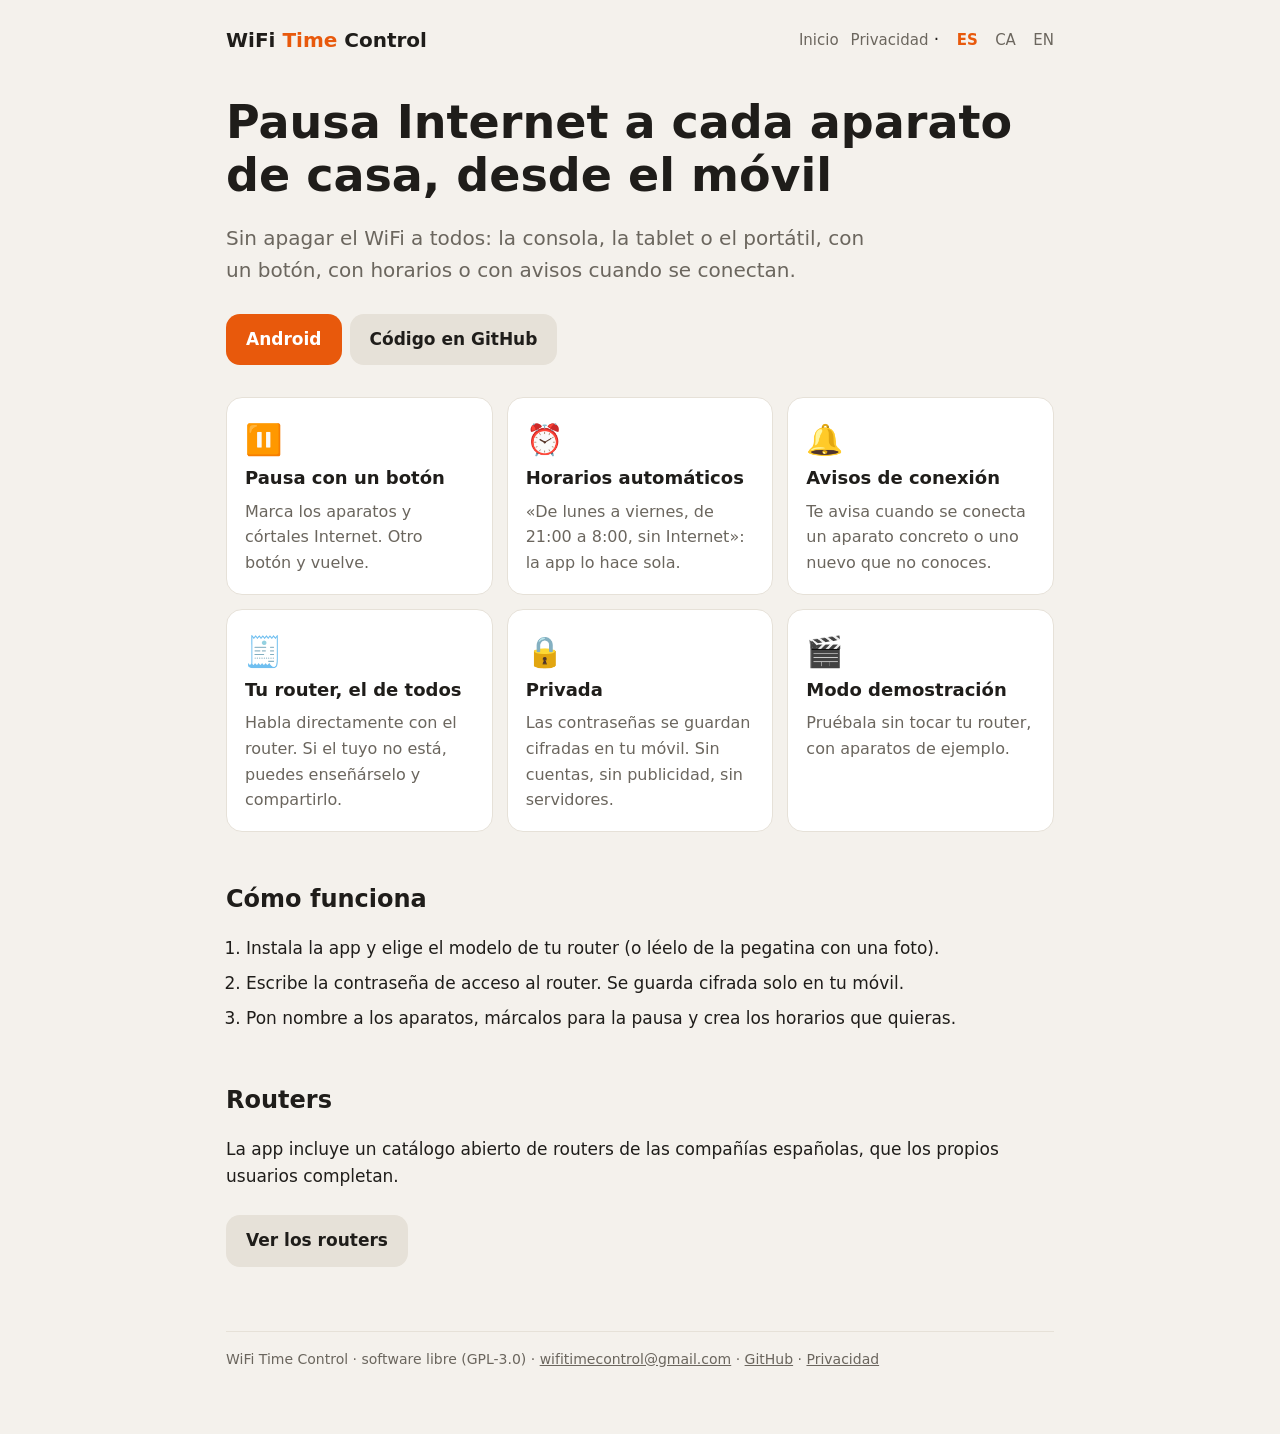
<file: docs/index.html>
<!doctype html>
<html lang="es"><head><meta charset="utf-8"><meta name="viewport" content="width=device-width, initial-scale=1">
<title>WiFi Time Control: pausa Internet a cada aparato</title><meta name="description" content="App Android para pausar y reanudar Internet a aparatos concretos de casa, con horarios y avisos, hablando directamente con tu router.">
<link rel="stylesheet" href="estilo.css"></head><body><main>
<header><a class="logo" href="index.html">WiFi <span>Time</span> Control</a>
<nav><a href="index.html">Inicio</a><a href="privacidad.html">Privacidad</a> · <a href="index.html" aria-current="true">ES</a> <a href="ca/index.html">CA</a> <a href="en/index.html">EN</a></nav></header>
<h1>Pausa Internet a cada aparato de casa, desde el móvil</h1><p class="lead">Sin apagar el WiFi a todos: la consola, la tablet o el portátil, con un botón, con horarios o con avisos cuando se conectan.</p>
<a class="btn" href="https://github.com/Makirfer/wificontrol/releases">Android</a><a class="btn alt" href="https://github.com/Makirfer/wificontrol">Código en GitHub</a>
<div class="grid" style="margin-top:32px"><div class="card"><div class="ico">⏸️</div><h3>Pausa con un botón</h3><p>Marca los aparatos y córtales Internet. Otro botón y vuelve.</p></div><div class="card"><div class="ico">⏰</div><h3>Horarios automáticos</h3><p>«De lunes a viernes, de 21:00 a 8:00, sin Internet»: la app lo hace sola.</p></div><div class="card"><div class="ico">🔔</div><h3>Avisos de conexión</h3><p>Te avisa cuando se conecta un aparato concreto o uno nuevo que no conoces.</p></div><div class="card"><div class="ico">🧾</div><h3>Tu router, el de todos</h3><p>Habla directamente con el router. Si el tuyo no está, puedes enseñárselo y compartirlo.</p></div><div class="card"><div class="ico">🔒</div><h3>Privada</h3><p>Las contraseñas se guardan cifradas en tu móvil. Sin cuentas, sin publicidad, sin servidores.</p></div><div class="card"><div class="ico">🎬</div><h3>Modo demostración</h3><p>Pruébala sin tocar tu router, con aparatos de ejemplo.</p></div></div>

<h2>Cómo funciona</h2><ol class="steps"><li>Instala la app y elige el modelo de tu router (o léelo de la pegatina con una foto).</li><li>Escribe la contraseña de acceso al router. Se guarda cifrada solo en tu móvil.</li><li>Pon nombre a los aparatos, márcalos para la pausa y crea los horarios que quieras.</li></ol>
<h2>Routers</h2><p>La app incluye un catálogo abierto de routers de las compañías españolas, que los propios usuarios completan.</p><a class="btn alt" href="https://github.com/Makirfer/wificontrol/blob/main/catalogo/ROUTERS.md">Ver los routers</a>
<footer>WiFi Time Control · software libre (GPL-3.0) · <a href="mailto:wifitimecontrol@gmail.com">wifitimecontrol@gmail.com</a> · <a href="https://github.com/Makirfer/wificontrol">GitHub</a> · <a href="privacidad.html">Privacidad</a></footer>
</main></body></html>
</file>
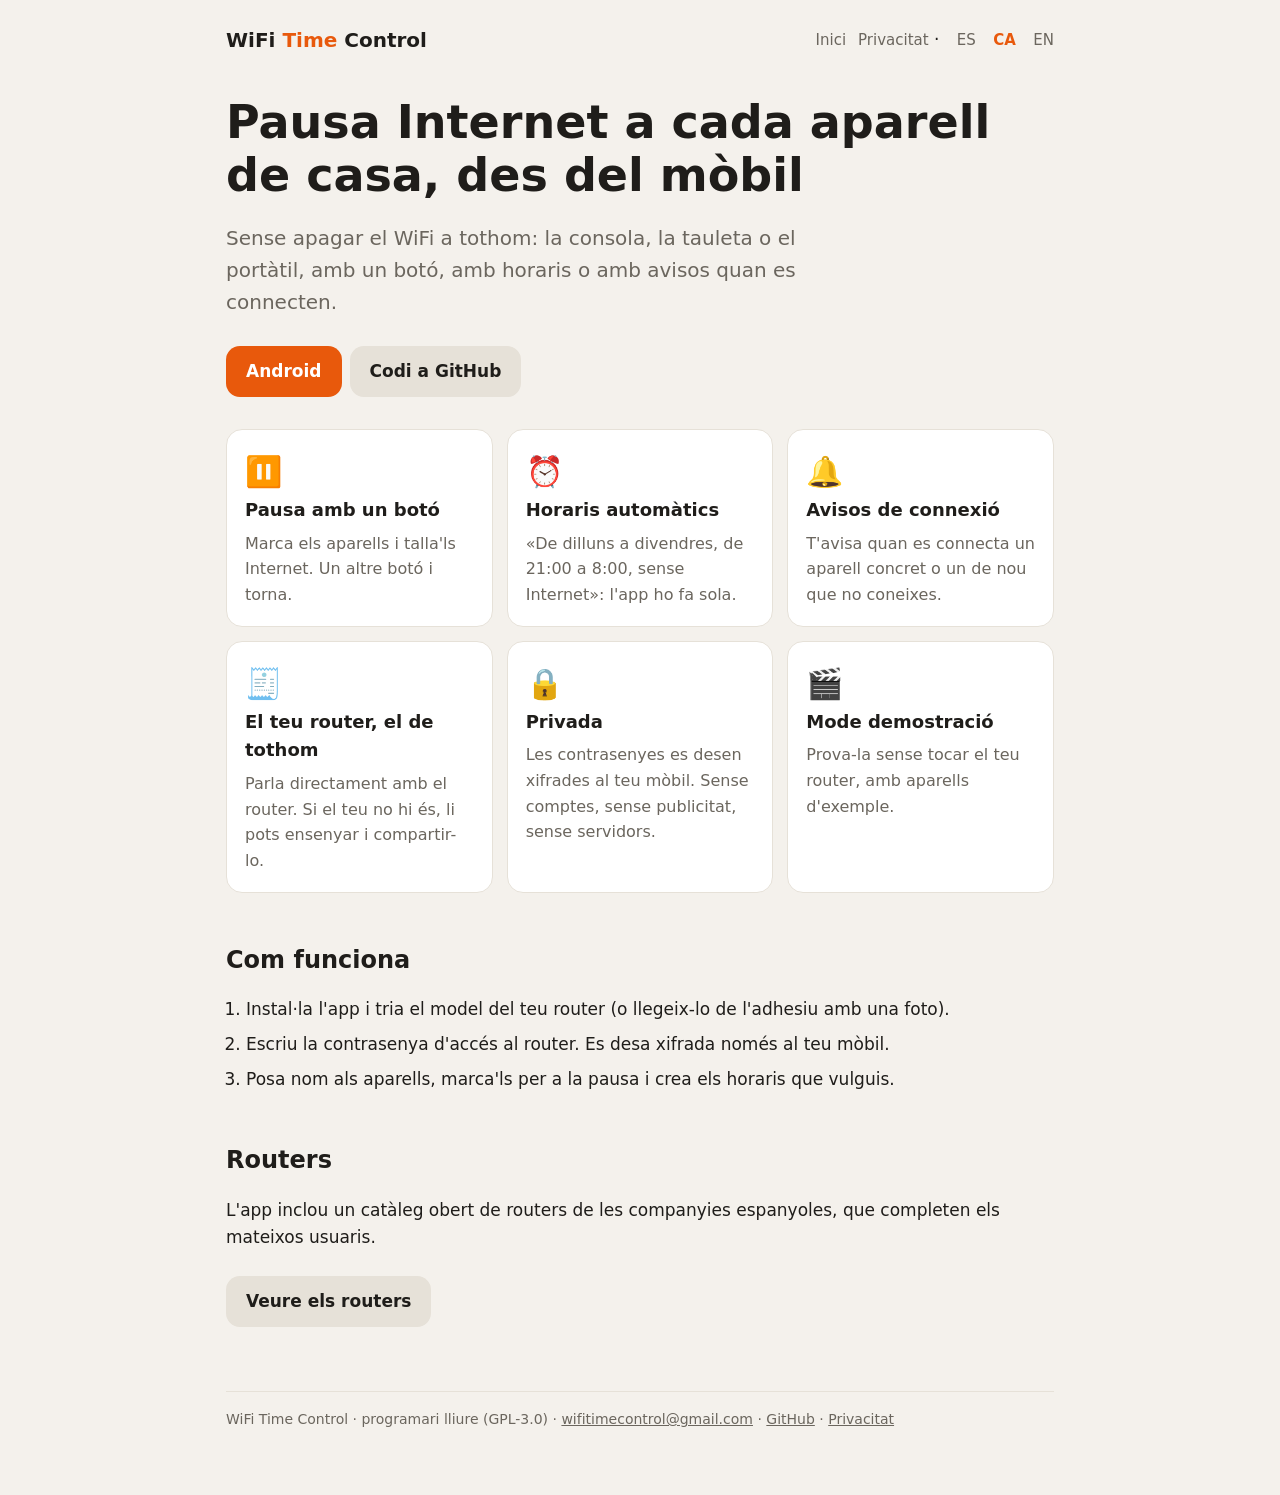
<file: docs/ca/index.html>
<!doctype html>
<html lang="ca"><head><meta charset="utf-8"><meta name="viewport" content="width=device-width, initial-scale=1">
<title>WiFi Time Control: pausa Internet a cada aparell</title><meta name="description" content="App Android per pausar i reprendre Internet a aparells concrets de casa, amb horaris i avisos, parlant directament amb el teu router.">
<link rel="stylesheet" href="../estilo.css"></head><body><main>
<header><a class="logo" href="index.html">WiFi <span>Time</span> Control</a>
<nav><a href="index.html">Inici</a><a href="privacitat.html">Privacitat</a> · <a href="../index.html">ES</a> <a href="../ca/index.html" aria-current="true">CA</a> <a href="../en/index.html">EN</a></nav></header>
<h1>Pausa Internet a cada aparell de casa, des del mòbil</h1><p class="lead">Sense apagar el WiFi a tothom: la consola, la tauleta o el portàtil, amb un botó, amb horaris o amb avisos quan es connecten.</p>
<a class="btn" href="https://github.com/Makirfer/wificontrol/releases">Android</a><a class="btn alt" href="https://github.com/Makirfer/wificontrol">Codi a GitHub</a>
<div class="grid" style="margin-top:32px"><div class="card"><div class="ico">⏸️</div><h3>Pausa amb un botó</h3><p>Marca els aparells i talla&#x27;ls Internet. Un altre botó i torna.</p></div><div class="card"><div class="ico">⏰</div><h3>Horaris automàtics</h3><p>«De dilluns a divendres, de 21:00 a 8:00, sense Internet»: l&#x27;app ho fa sola.</p></div><div class="card"><div class="ico">🔔</div><h3>Avisos de connexió</h3><p>T&#x27;avisa quan es connecta un aparell concret o un de nou que no coneixes.</p></div><div class="card"><div class="ico">🧾</div><h3>El teu router, el de tothom</h3><p>Parla directament amb el router. Si el teu no hi és, li pots ensenyar i compartir-lo.</p></div><div class="card"><div class="ico">🔒</div><h3>Privada</h3><p>Les contrasenyes es desen xifrades al teu mòbil. Sense comptes, sense publicitat, sense servidors.</p></div><div class="card"><div class="ico">🎬</div><h3>Mode demostració</h3><p>Prova-la sense tocar el teu router, amb aparells d&#x27;exemple.</p></div></div>

<h2>Com funciona</h2><ol class="steps"><li>Instal·la l&#x27;app i tria el model del teu router (o llegeix-lo de l&#x27;adhesiu amb una foto).</li><li>Escriu la contrasenya d&#x27;accés al router. Es desa xifrada només al teu mòbil.</li><li>Posa nom als aparells, marca&#x27;ls per a la pausa i crea els horaris que vulguis.</li></ol>
<h2>Routers</h2><p>L&#x27;app inclou un catàleg obert de routers de les companyies espanyoles, que completen els mateixos usuaris.</p><a class="btn alt" href="https://github.com/Makirfer/wificontrol/blob/main/catalogo/ROUTERS.md">Veure els routers</a>
<footer>WiFi Time Control · programari lliure (GPL-3.0) · <a href="mailto:wifitimecontrol@gmail.com">wifitimecontrol@gmail.com</a> · <a href="https://github.com/Makirfer/wificontrol">GitHub</a> · <a href="privacitat.html">Privacitat</a></footer>
</main></body></html>
</file>
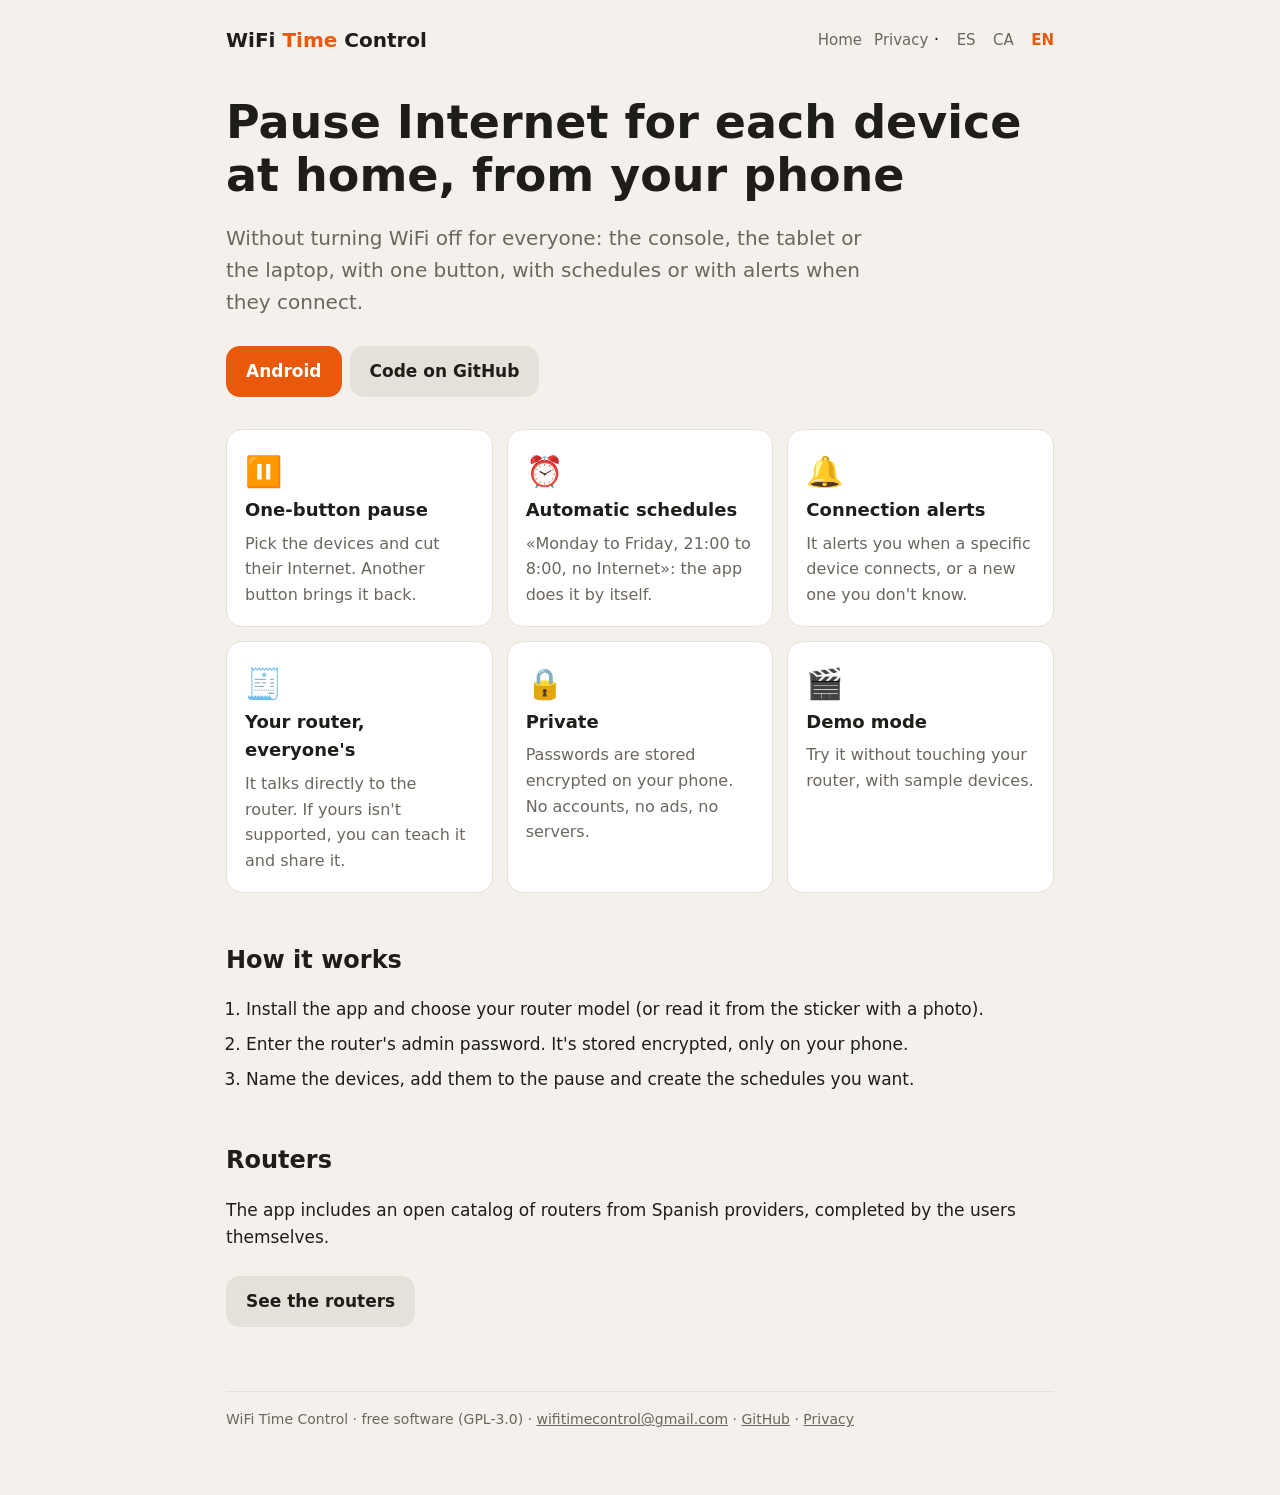
<file: docs/en/index.html>
<!doctype html>
<html lang="en"><head><meta charset="utf-8"><meta name="viewport" content="width=device-width, initial-scale=1">
<title>WiFi Time Control: pause Internet per device</title><meta name="description" content="Android app to pause and resume Internet for specific home devices, with schedules and alerts, talking directly to your router.">
<link rel="stylesheet" href="../estilo.css"></head><body><main>
<header><a class="logo" href="index.html">WiFi <span>Time</span> Control</a>
<nav><a href="index.html">Home</a><a href="privacy.html">Privacy</a> · <a href="../index.html">ES</a> <a href="../ca/index.html">CA</a> <a href="../en/index.html" aria-current="true">EN</a></nav></header>
<h1>Pause Internet for each device at home, from your phone</h1><p class="lead">Without turning WiFi off for everyone: the console, the tablet or the laptop, with one button, with schedules or with alerts when they connect.</p>
<a class="btn" href="https://github.com/Makirfer/wificontrol/releases">Android</a><a class="btn alt" href="https://github.com/Makirfer/wificontrol">Code on GitHub</a>
<div class="grid" style="margin-top:32px"><div class="card"><div class="ico">⏸️</div><h3>One-button pause</h3><p>Pick the devices and cut their Internet. Another button brings it back.</p></div><div class="card"><div class="ico">⏰</div><h3>Automatic schedules</h3><p>«Monday to Friday, 21:00 to 8:00, no Internet»: the app does it by itself.</p></div><div class="card"><div class="ico">🔔</div><h3>Connection alerts</h3><p>It alerts you when a specific device connects, or a new one you don&#x27;t know.</p></div><div class="card"><div class="ico">🧾</div><h3>Your router, everyone&#x27;s</h3><p>It talks directly to the router. If yours isn&#x27;t supported, you can teach it and share it.</p></div><div class="card"><div class="ico">🔒</div><h3>Private</h3><p>Passwords are stored encrypted on your phone. No accounts, no ads, no servers.</p></div><div class="card"><div class="ico">🎬</div><h3>Demo mode</h3><p>Try it without touching your router, with sample devices.</p></div></div>

<h2>How it works</h2><ol class="steps"><li>Install the app and choose your router model (or read it from the sticker with a photo).</li><li>Enter the router&#x27;s admin password. It&#x27;s stored encrypted, only on your phone.</li><li>Name the devices, add them to the pause and create the schedules you want.</li></ol>
<h2>Routers</h2><p>The app includes an open catalog of routers from Spanish providers, completed by the users themselves.</p><a class="btn alt" href="https://github.com/Makirfer/wificontrol/blob/main/catalogo/ROUTERS.md">See the routers</a>
<footer>WiFi Time Control · free software (GPL-3.0) · <a href="mailto:wifitimecontrol@gmail.com">wifitimecontrol@gmail.com</a> · <a href="https://github.com/Makirfer/wificontrol">GitHub</a> · <a href="privacy.html">Privacy</a></footer>
</main></body></html>
</file>
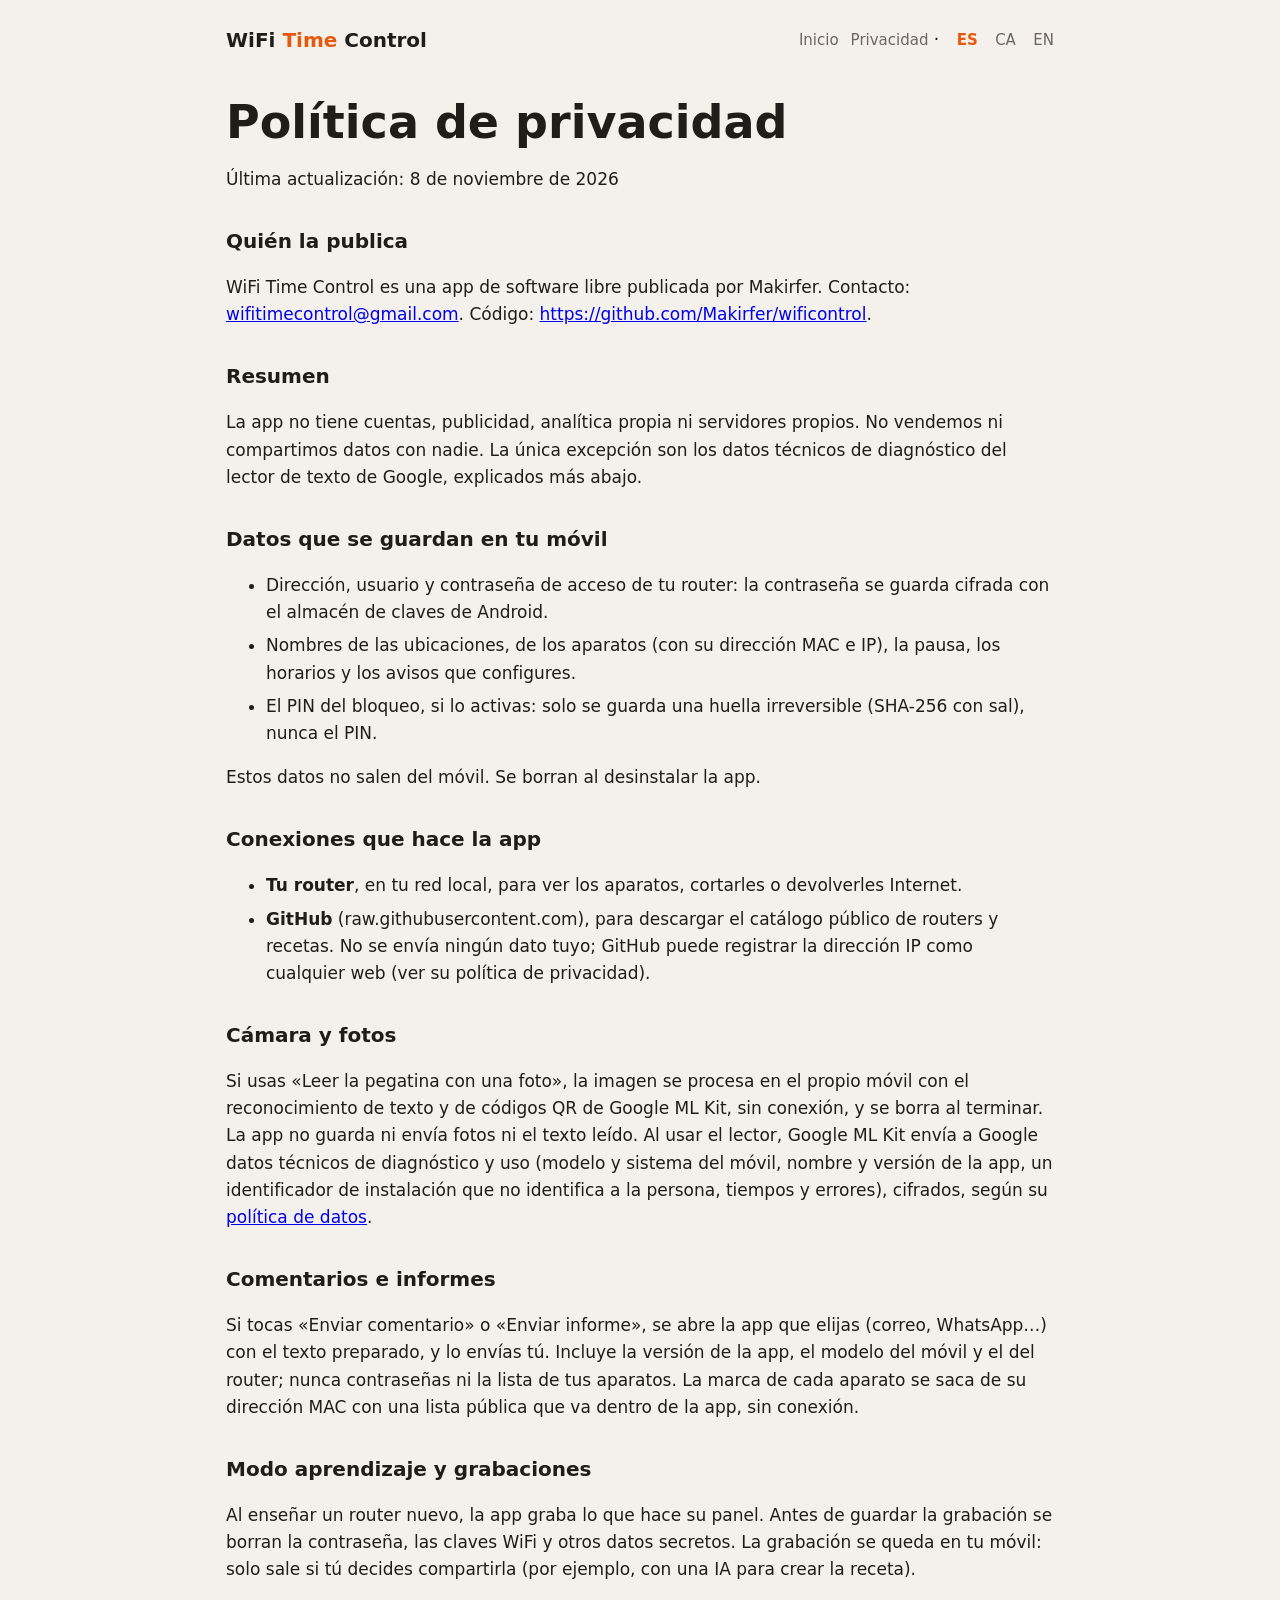
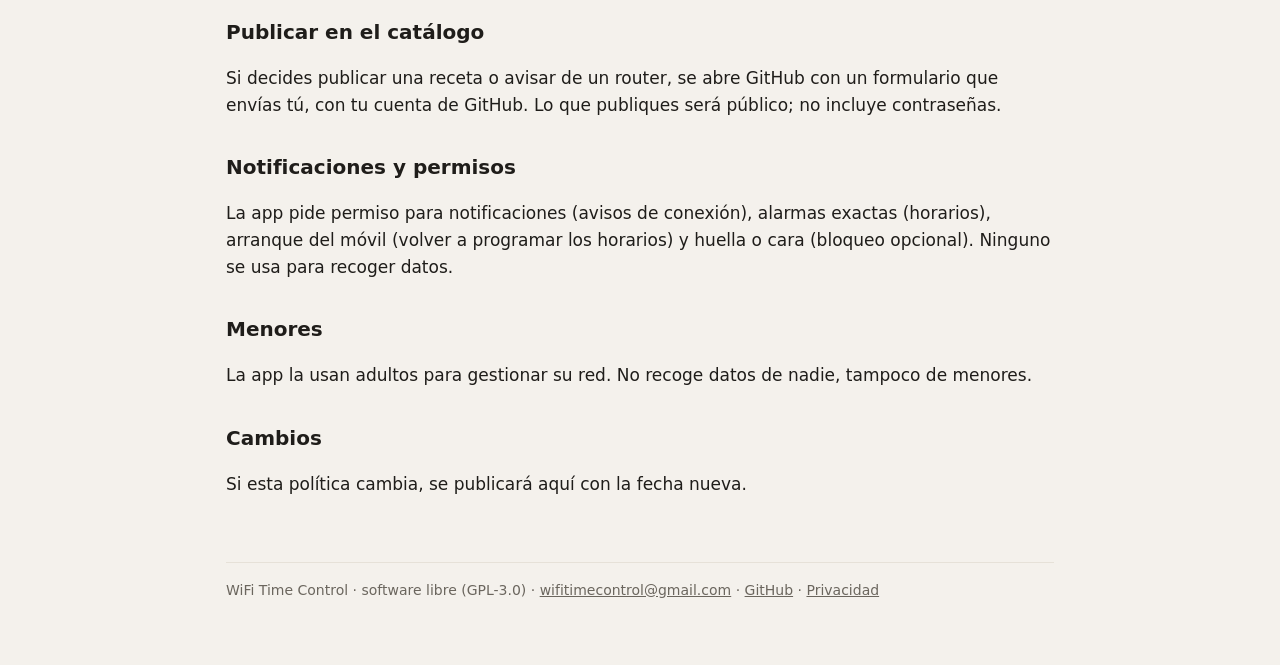
<file: docs/privacidad.html>
<!doctype html>
<html lang="es"><head><meta charset="utf-8"><meta name="viewport" content="width=device-width, initial-scale=1">
<title>Política de privacidad · WiFi Time Control</title><meta name="description" content="Política de privacidad">
<link rel="stylesheet" href="estilo.css"></head><body><main>
<header><a class="logo" href="index.html">WiFi <span>Time</span> Control</a>
<nav><a href="index.html">Inicio</a><a href="privacidad.html">Privacidad</a> · <a href="privacidad.html" aria-current="true">ES</a> <a href="ca/privacitat.html">CA</a> <a href="en/privacy.html">EN</a></nav></header>
<div class="legal"><h1>Política de privacidad</h1><p>Última actualización: 8 de noviembre de 2026</p><h2>Quién la publica</h2><p>WiFi Time Control es una app de software libre publicada por Makirfer. Contacto: <a href='mailto:wifitimecontrol@gmail.com'>wifitimecontrol@gmail.com</a>. Código: <a href='https://github.com/Makirfer/wificontrol'>https://github.com/Makirfer/wificontrol</a>.</p><h2>Resumen</h2><p>La app no tiene cuentas, publicidad, analítica propia ni servidores propios. No vendemos ni compartimos datos con nadie. La única excepción son los datos técnicos de diagnóstico del lector de texto de Google, explicados más abajo.</p><h2>Datos que se guardan en tu móvil</h2><ul><li>Dirección, usuario y contraseña de acceso de tu router: la contraseña se guarda cifrada con el almacén de claves de Android.</li><li>Nombres de las ubicaciones, de los aparatos (con su dirección MAC e IP), la pausa, los horarios y los avisos que configures.</li><li>El PIN del bloqueo, si lo activas: solo se guarda una huella irreversible (SHA-256 con sal), nunca el PIN.</li></ul>Estos datos no salen del móvil. Se borran al desinstalar la app.<h2>Conexiones que hace la app</h2><ul><li><b>Tu router</b>, en tu red local, para ver los aparatos, cortarles o devolverles Internet.</li><li><b>GitHub</b> (raw.githubusercontent.com), para descargar el catálogo público de routers y recetas. No se envía ningún dato tuyo; GitHub puede registrar la dirección IP como cualquier web (ver su política de privacidad).</li></ul><h2>Cámara y fotos</h2><p>Si usas «Leer la pegatina con una foto», la imagen se procesa en el propio móvil con el reconocimiento de texto y de códigos QR de Google ML Kit, sin conexión, y se borra al terminar. La app no guarda ni envía fotos ni el texto leído. Al usar el lector, Google ML Kit envía a Google datos técnicos de diagnóstico y uso (modelo y sistema del móvil, nombre y versión de la app, un identificador de instalación que no identifica a la persona, tiempos y errores), cifrados, según su <a href='https://developers.google.com/ml-kit/android-data-disclosure'>política de datos</a>.</p><h2>Comentarios e informes</h2><p>Si tocas «Enviar comentario» o «Enviar informe», se abre la app que elijas (correo, WhatsApp…) con el texto preparado, y lo envías tú. Incluye la versión de la app, el modelo del móvil y el del router; nunca contraseñas ni la lista de tus aparatos. La marca de cada aparato se saca de su dirección MAC con una lista pública que va dentro de la app, sin conexión.</p><h2>Modo aprendizaje y grabaciones</h2><p>Al enseñar un router nuevo, la app graba lo que hace su panel. Antes de guardar la grabación se borran la contraseña, las claves WiFi y otros datos secretos. La grabación se queda en tu móvil: solo sale si tú decides compartirla (por ejemplo, con una IA para crear la receta).</p><h2>Publicar en el catálogo</h2><p>Si decides publicar una receta o avisar de un router, se abre GitHub con un formulario que envías tú, con tu cuenta de GitHub. Lo que publiques será público; no incluye contraseñas.</p><h2>Notificaciones y permisos</h2><p>La app pide permiso para notificaciones (avisos de conexión), alarmas exactas (horarios), arranque del móvil (volver a programar los horarios) y huella o cara (bloqueo opcional). Ninguno se usa para recoger datos.</p><h2>Menores</h2><p>La app la usan adultos para gestionar su red. No recoge datos de nadie, tampoco de menores.</p><h2>Cambios</h2><p>Si esta política cambia, se publicará aquí con la fecha nueva.</p></div>
<footer>WiFi Time Control · software libre (GPL-3.0) · <a href="mailto:wifitimecontrol@gmail.com">wifitimecontrol@gmail.com</a> · <a href="https://github.com/Makirfer/wificontrol">GitHub</a> · <a href="privacidad.html">Privacidad</a></footer>
</main></body></html>
</file>
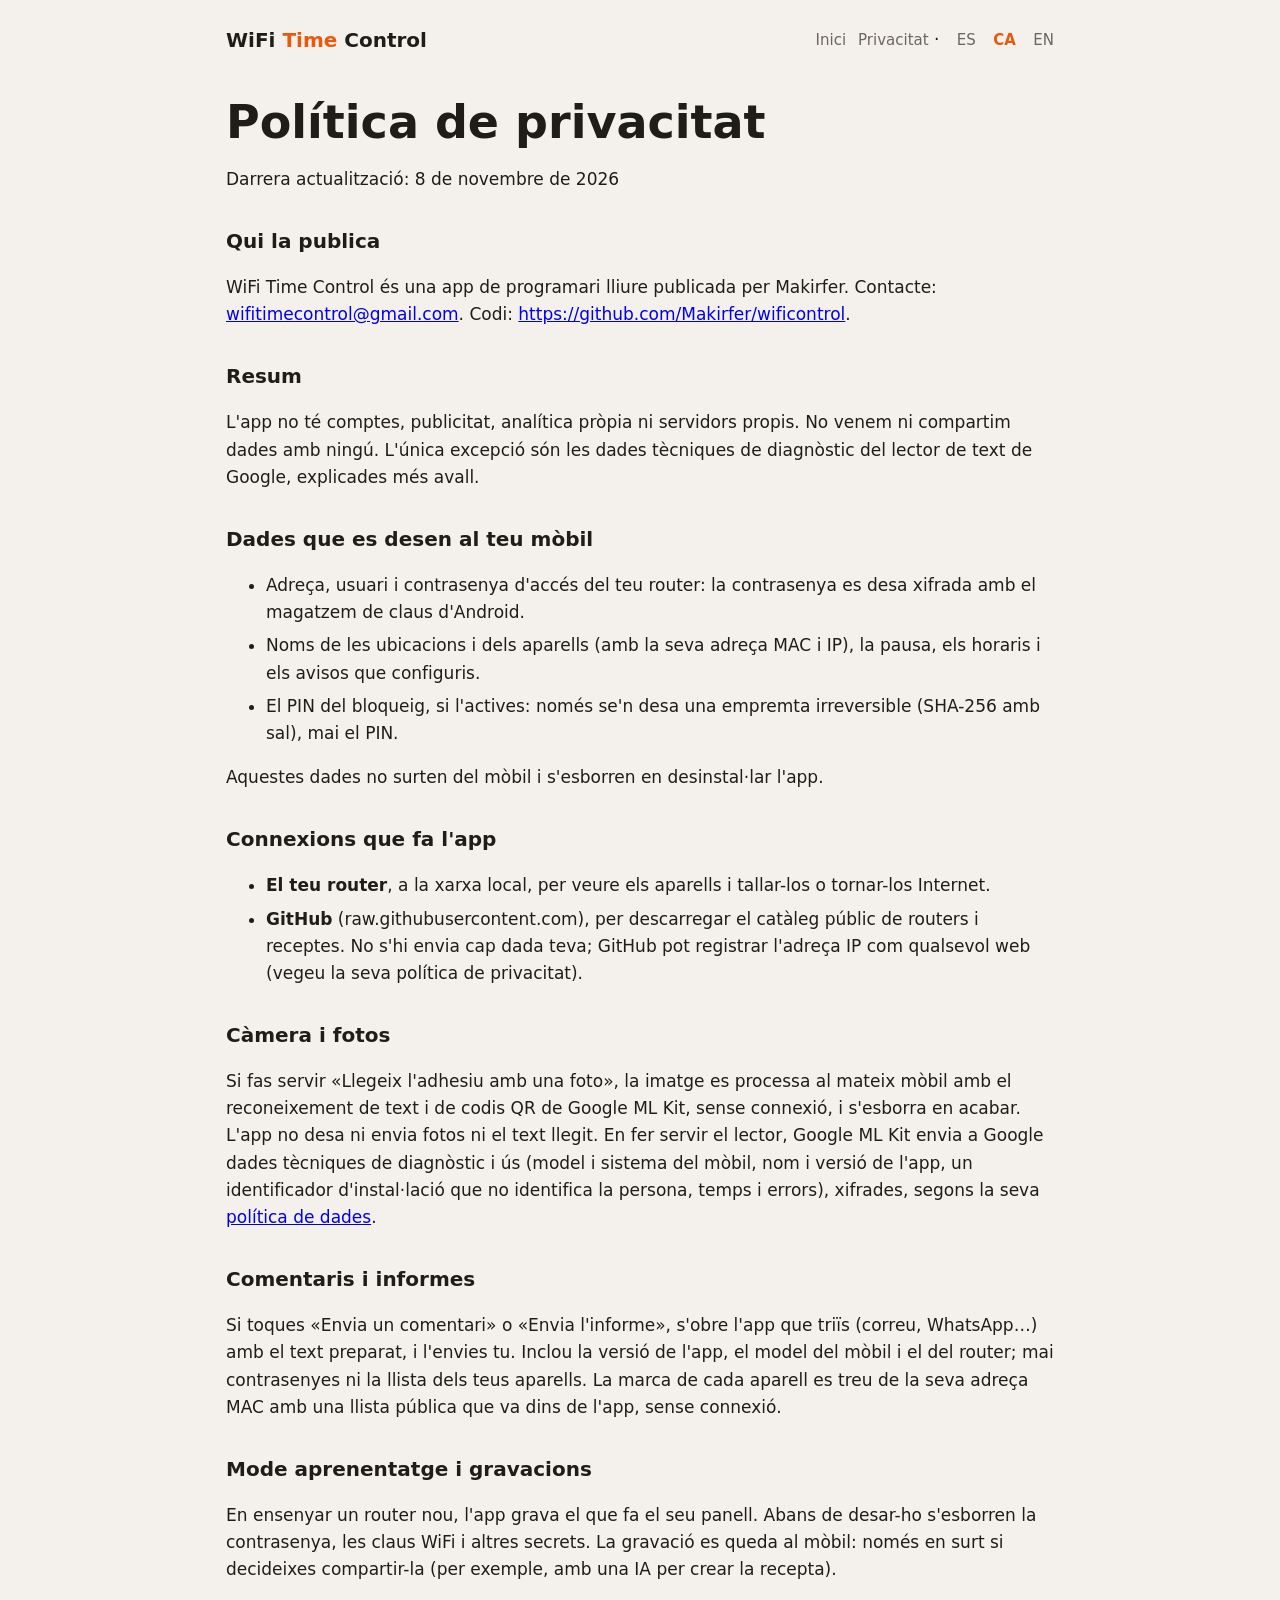
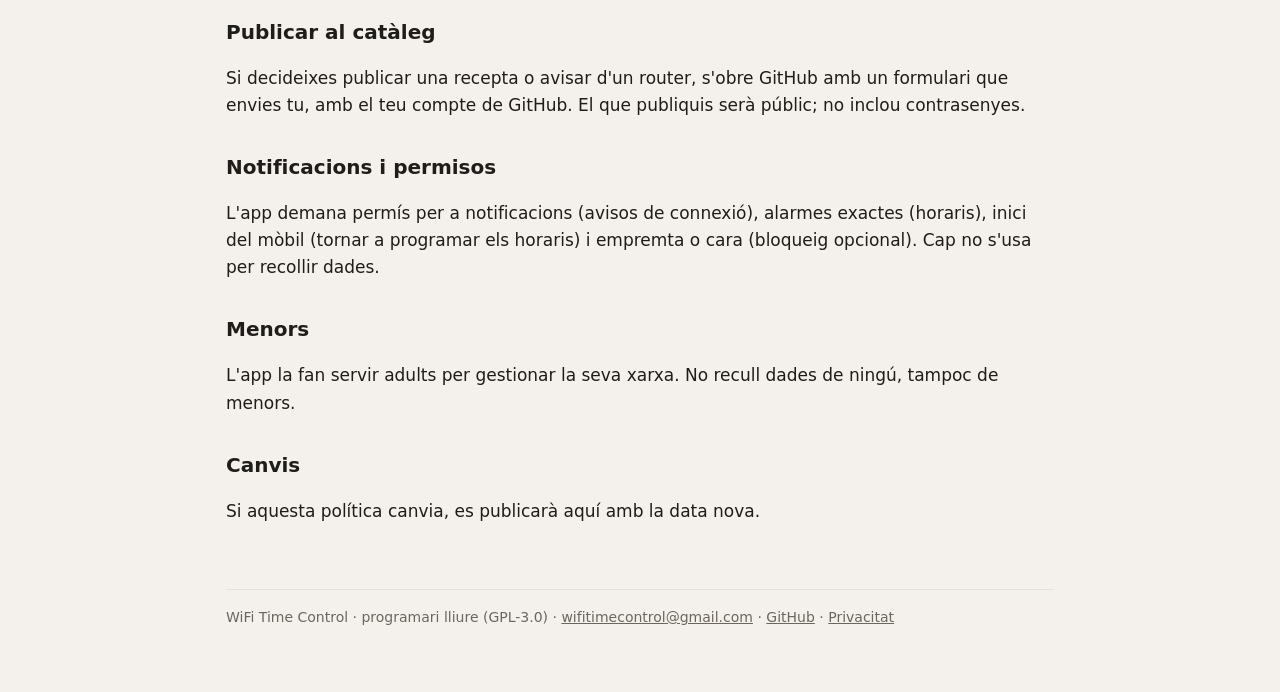
<file: docs/ca/privacitat.html>
<!doctype html>
<html lang="ca"><head><meta charset="utf-8"><meta name="viewport" content="width=device-width, initial-scale=1">
<title>Política de privacitat · WiFi Time Control</title><meta name="description" content="Política de privacitat">
<link rel="stylesheet" href="../estilo.css"></head><body><main>
<header><a class="logo" href="index.html">WiFi <span>Time</span> Control</a>
<nav><a href="index.html">Inici</a><a href="privacitat.html">Privacitat</a> · <a href="../privacidad.html">ES</a> <a href="../ca/privacitat.html" aria-current="true">CA</a> <a href="../en/privacy.html">EN</a></nav></header>
<div class="legal"><h1>Política de privacitat</h1><p>Darrera actualització: 8 de novembre de 2026</p><h2>Qui la publica</h2><p>WiFi Time Control és una app de programari lliure publicada per Makirfer. Contacte: <a href='mailto:wifitimecontrol@gmail.com'>wifitimecontrol@gmail.com</a>. Codi: <a href='https://github.com/Makirfer/wificontrol'>https://github.com/Makirfer/wificontrol</a>.</p><h2>Resum</h2><p>L'app no té comptes, publicitat, analítica pròpia ni servidors propis. No venem ni compartim dades amb ningú. L'única excepció són les dades tècniques de diagnòstic del lector de text de Google, explicades més avall.</p><h2>Dades que es desen al teu mòbil</h2><ul><li>Adreça, usuari i contrasenya d'accés del teu router: la contrasenya es desa xifrada amb el magatzem de claus d'Android.</li><li>Noms de les ubicacions i dels aparells (amb la seva adreça MAC i IP), la pausa, els horaris i els avisos que configuris.</li><li>El PIN del bloqueig, si l'actives: només se'n desa una empremta irreversible (SHA-256 amb sal), mai el PIN.</li></ul>Aquestes dades no surten del mòbil i s'esborren en desinstal·lar l'app.<h2>Connexions que fa l'app</h2><ul><li><b>El teu router</b>, a la xarxa local, per veure els aparells i tallar-los o tornar-los Internet.</li><li><b>GitHub</b> (raw.githubusercontent.com), per descarregar el catàleg públic de routers i receptes. No s'hi envia cap dada teva; GitHub pot registrar l'adreça IP com qualsevol web (vegeu la seva política de privacitat).</li></ul><h2>Càmera i fotos</h2><p>Si fas servir «Llegeix l'adhesiu amb una foto», la imatge es processa al mateix mòbil amb el reconeixement de text i de codis QR de Google ML Kit, sense connexió, i s'esborra en acabar. L'app no desa ni envia fotos ni el text llegit. En fer servir el lector, Google ML Kit envia a Google dades tècniques de diagnòstic i ús (model i sistema del mòbil, nom i versió de l'app, un identificador d'instal·lació que no identifica la persona, temps i errors), xifrades, segons la seva <a href='https://developers.google.com/ml-kit/android-data-disclosure'>política de dades</a>.</p><h2>Comentaris i informes</h2><p>Si toques «Envia un comentari» o «Envia l'informe», s'obre l'app que triïs (correu, WhatsApp…) amb el text preparat, i l'envies tu. Inclou la versió de l'app, el model del mòbil i el del router; mai contrasenyes ni la llista dels teus aparells. La marca de cada aparell es treu de la seva adreça MAC amb una llista pública que va dins de l'app, sense connexió.</p><h2>Mode aprenentatge i gravacions</h2><p>En ensenyar un router nou, l'app grava el que fa el seu panell. Abans de desar-ho s'esborren la contrasenya, les claus WiFi i altres secrets. La gravació es queda al mòbil: només en surt si decideixes compartir-la (per exemple, amb una IA per crear la recepta).</p><h2>Publicar al catàleg</h2><p>Si decideixes publicar una recepta o avisar d'un router, s'obre GitHub amb un formulari que envies tu, amb el teu compte de GitHub. El que publiquis serà públic; no inclou contrasenyes.</p><h2>Notificacions i permisos</h2><p>L'app demana permís per a notificacions (avisos de connexió), alarmes exactes (horaris), inici del mòbil (tornar a programar els horaris) i empremta o cara (bloqueig opcional). Cap no s'usa per recollir dades.</p><h2>Menors</h2><p>L'app la fan servir adults per gestionar la seva xarxa. No recull dades de ningú, tampoc de menors.</p><h2>Canvis</h2><p>Si aquesta política canvia, es publicarà aquí amb la data nova.</p></div>
<footer>WiFi Time Control · programari lliure (GPL-3.0) · <a href="mailto:wifitimecontrol@gmail.com">wifitimecontrol@gmail.com</a> · <a href="https://github.com/Makirfer/wificontrol">GitHub</a> · <a href="privacitat.html">Privacitat</a></footer>
</main></body></html>
</file>
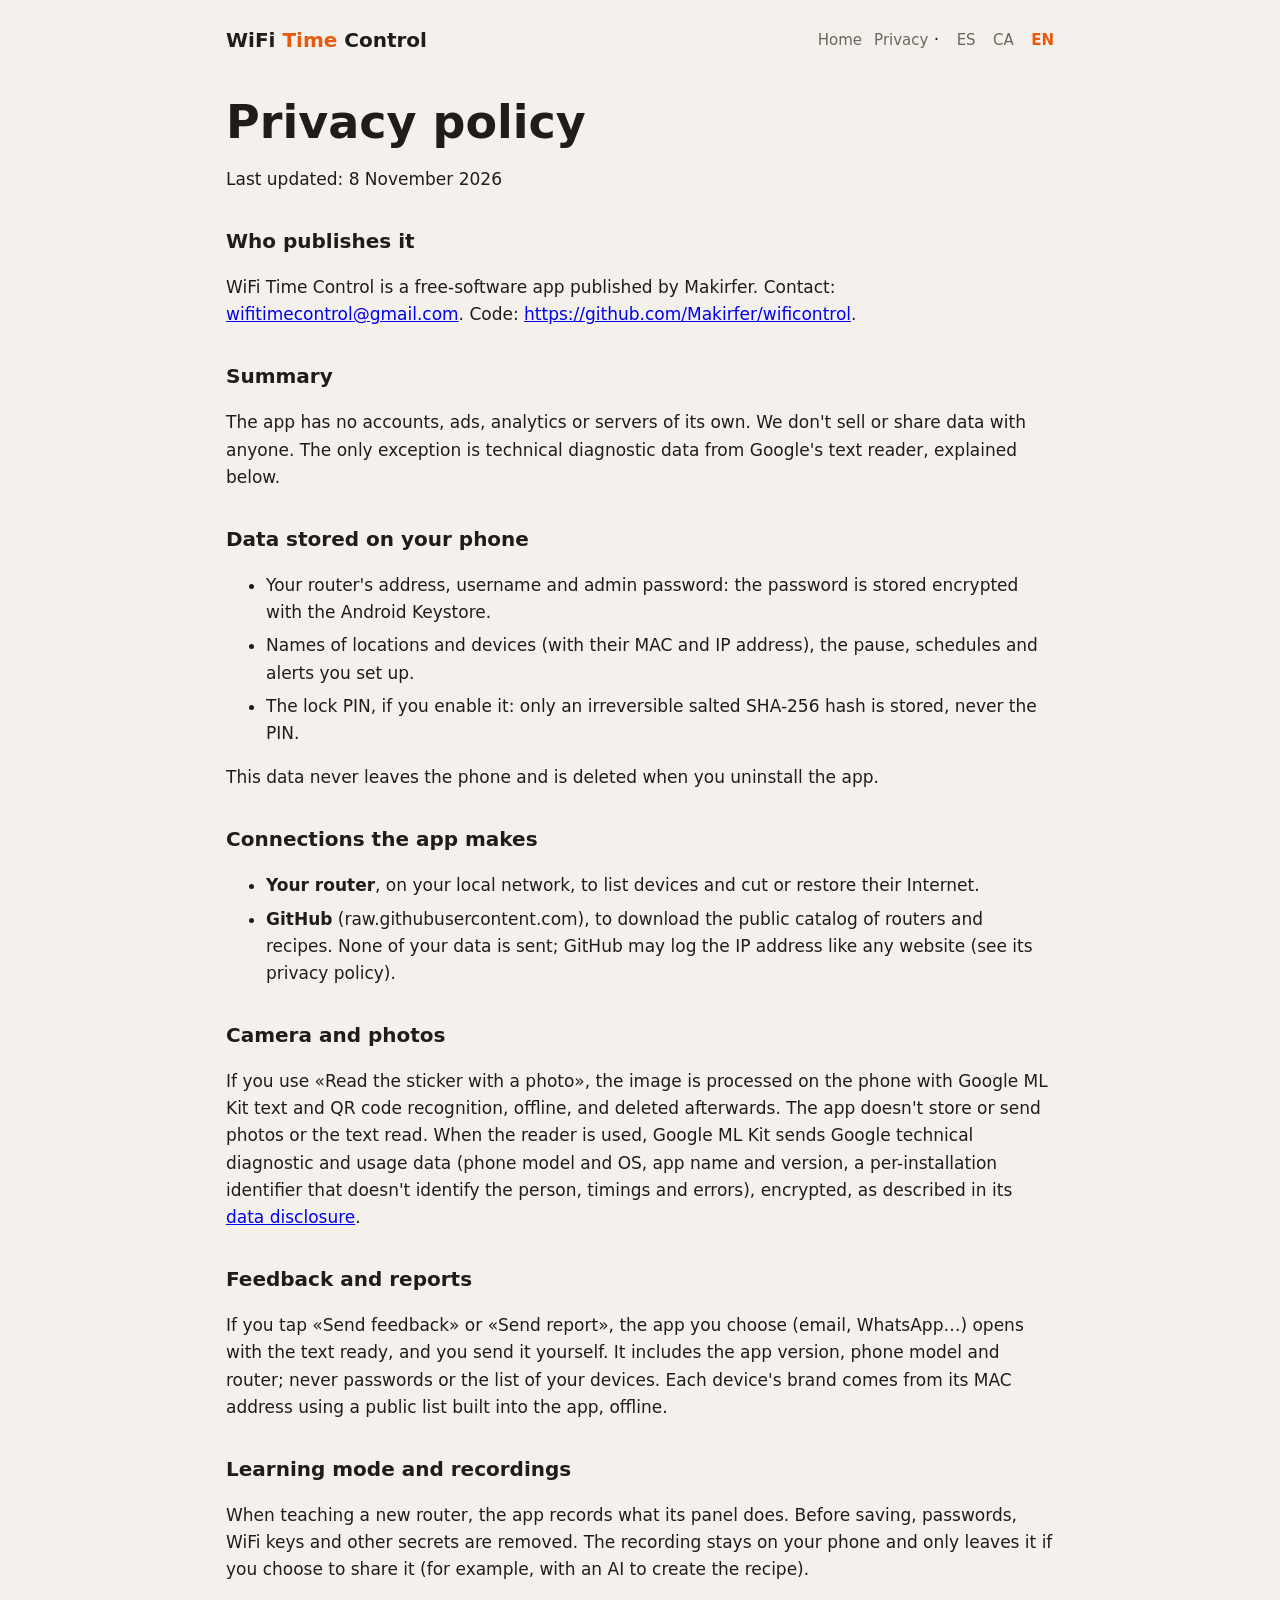
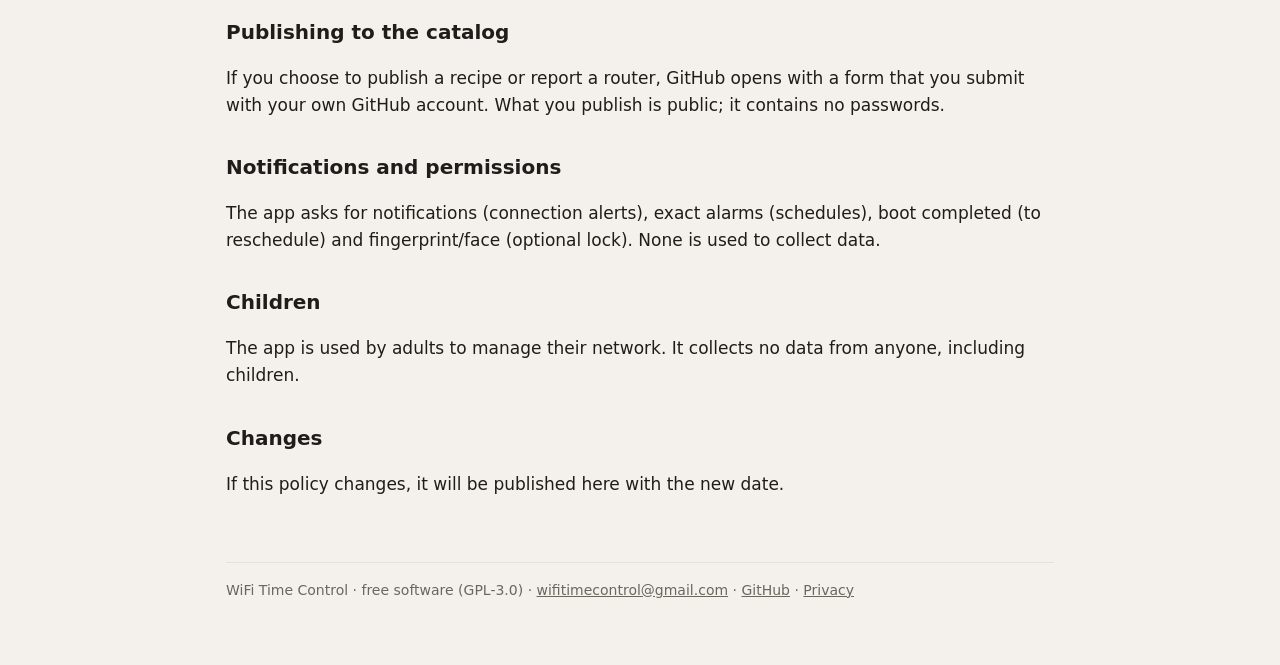
<file: docs/en/privacy.html>
<!doctype html>
<html lang="en"><head><meta charset="utf-8"><meta name="viewport" content="width=device-width, initial-scale=1">
<title>Privacy policy · WiFi Time Control</title><meta name="description" content="Privacy policy">
<link rel="stylesheet" href="../estilo.css"></head><body><main>
<header><a class="logo" href="index.html">WiFi <span>Time</span> Control</a>
<nav><a href="index.html">Home</a><a href="privacy.html">Privacy</a> · <a href="../privacidad.html">ES</a> <a href="../ca/privacitat.html">CA</a> <a href="../en/privacy.html" aria-current="true">EN</a></nav></header>
<div class="legal"><h1>Privacy policy</h1><p>Last updated: 8 November 2026</p><h2>Who publishes it</h2><p>WiFi Time Control is a free-software app published by Makirfer. Contact: <a href='mailto:wifitimecontrol@gmail.com'>wifitimecontrol@gmail.com</a>. Code: <a href='https://github.com/Makirfer/wificontrol'>https://github.com/Makirfer/wificontrol</a>.</p><h2>Summary</h2><p>The app has no accounts, ads, analytics or servers of its own. We don't sell or share data with anyone. The only exception is technical diagnostic data from Google's text reader, explained below.</p><h2>Data stored on your phone</h2><ul><li>Your router's address, username and admin password: the password is stored encrypted with the Android Keystore.</li><li>Names of locations and devices (with their MAC and IP address), the pause, schedules and alerts you set up.</li><li>The lock PIN, if you enable it: only an irreversible salted SHA-256 hash is stored, never the PIN.</li></ul>This data never leaves the phone and is deleted when you uninstall the app.<h2>Connections the app makes</h2><ul><li><b>Your router</b>, on your local network, to list devices and cut or restore their Internet.</li><li><b>GitHub</b> (raw.githubusercontent.com), to download the public catalog of routers and recipes. None of your data is sent; GitHub may log the IP address like any website (see its privacy policy).</li></ul><h2>Camera and photos</h2><p>If you use «Read the sticker with a photo», the image is processed on the phone with Google ML Kit text and QR code recognition, offline, and deleted afterwards. The app doesn't store or send photos or the text read. When the reader is used, Google ML Kit sends Google technical diagnostic and usage data (phone model and OS, app name and version, a per-installation identifier that doesn't identify the person, timings and errors), encrypted, as described in its <a href='https://developers.google.com/ml-kit/android-data-disclosure'>data disclosure</a>.</p><h2>Feedback and reports</h2><p>If you tap «Send feedback» or «Send report», the app you choose (email, WhatsApp…) opens with the text ready, and you send it yourself. It includes the app version, phone model and router; never passwords or the list of your devices. Each device's brand comes from its MAC address using a public list built into the app, offline.</p><h2>Learning mode and recordings</h2><p>When teaching a new router, the app records what its panel does. Before saving, passwords, WiFi keys and other secrets are removed. The recording stays on your phone and only leaves it if you choose to share it (for example, with an AI to create the recipe).</p><h2>Publishing to the catalog</h2><p>If you choose to publish a recipe or report a router, GitHub opens with a form that you submit with your own GitHub account. What you publish is public; it contains no passwords.</p><h2>Notifications and permissions</h2><p>The app asks for notifications (connection alerts), exact alarms (schedules), boot completed (to reschedule) and fingerprint/face (optional lock). None is used to collect data.</p><h2>Children</h2><p>The app is used by adults to manage their network. It collects no data from anyone, including children.</p><h2>Changes</h2><p>If this policy changes, it will be published here with the new date.</p></div>
<footer>WiFi Time Control · free software (GPL-3.0) · <a href="mailto:wifitimecontrol@gmail.com">wifitimecontrol@gmail.com</a> · <a href="https://github.com/Makirfer/wificontrol">GitHub</a> · <a href="privacy.html">Privacy</a></footer>
</main></body></html>
</file>
<file: docs/estilo.css>
:root{--bg:#F4F1EC;--card:#fff;--text:#1F1D1A;--muted:#6B665E;--accent:#E8590C;--line:#E6E1D8}
@media (prefers-color-scheme:dark){:root{--bg:#1B1A18;--card:#26241F;--text:#F2EFE9;--muted:#B5AEA3;--line:#3A3731}}
*{box-sizing:border-box}
body{margin:0;background:var(--bg);color:var(--text);font:17px/1.6 system-ui,-apple-system,"Segoe UI",Roboto,sans-serif}
main{max-width:860px;margin:0 auto;padding:24px 16px 64px}
header{display:flex;justify-content:space-between;align-items:center;gap:12px;flex-wrap:wrap}
.logo{font-weight:800;font-size:20px;text-decoration:none;color:var(--text)}
.logo span{color:var(--accent)}
nav a{color:var(--muted);text-decoration:none;margin-left:12px;font-size:15px}
nav a[aria-current]{color:var(--accent);font-weight:600}
h1{font-size:clamp(30px,6vw,46px);line-height:1.15;margin:40px 0 12px}
h2{font-size:24px;margin:48px 0 12px}
h3{margin:0 0 6px;font-size:18px}
p.lead{font-size:20px;color:var(--muted);max-width:640px}
.grid{display:grid;grid-template-columns:repeat(auto-fit,minmax(240px,1fr));gap:14px}
.card{background:var(--card);border:1px solid var(--line);border-radius:16px;padding:18px}
.card .ico{font-size:30px}
.card p{margin:0;color:var(--muted);font-size:16px}
ol.steps{padding-left:20px}
ol.steps li{margin-bottom:8px}
.btn{display:inline-block;background:var(--accent);color:#fff;padding:12px 20px;border-radius:14px;text-decoration:none;font-weight:600;margin:8px 8px 0 0}
.btn.alt{background:var(--line);color:var(--text)}
.shots{display:flex;gap:12px;overflow-x:auto;padding-bottom:8px}
.shots img{height:440px;border-radius:18px;border:1px solid var(--line)}
footer{margin-top:64px;color:var(--muted);font-size:14px;border-top:1px solid var(--line);padding-top:16px}
footer a{color:var(--muted)}
.legal h2{font-size:20px;margin-top:32px}
.legal li{margin-bottom:6px}
</file>
